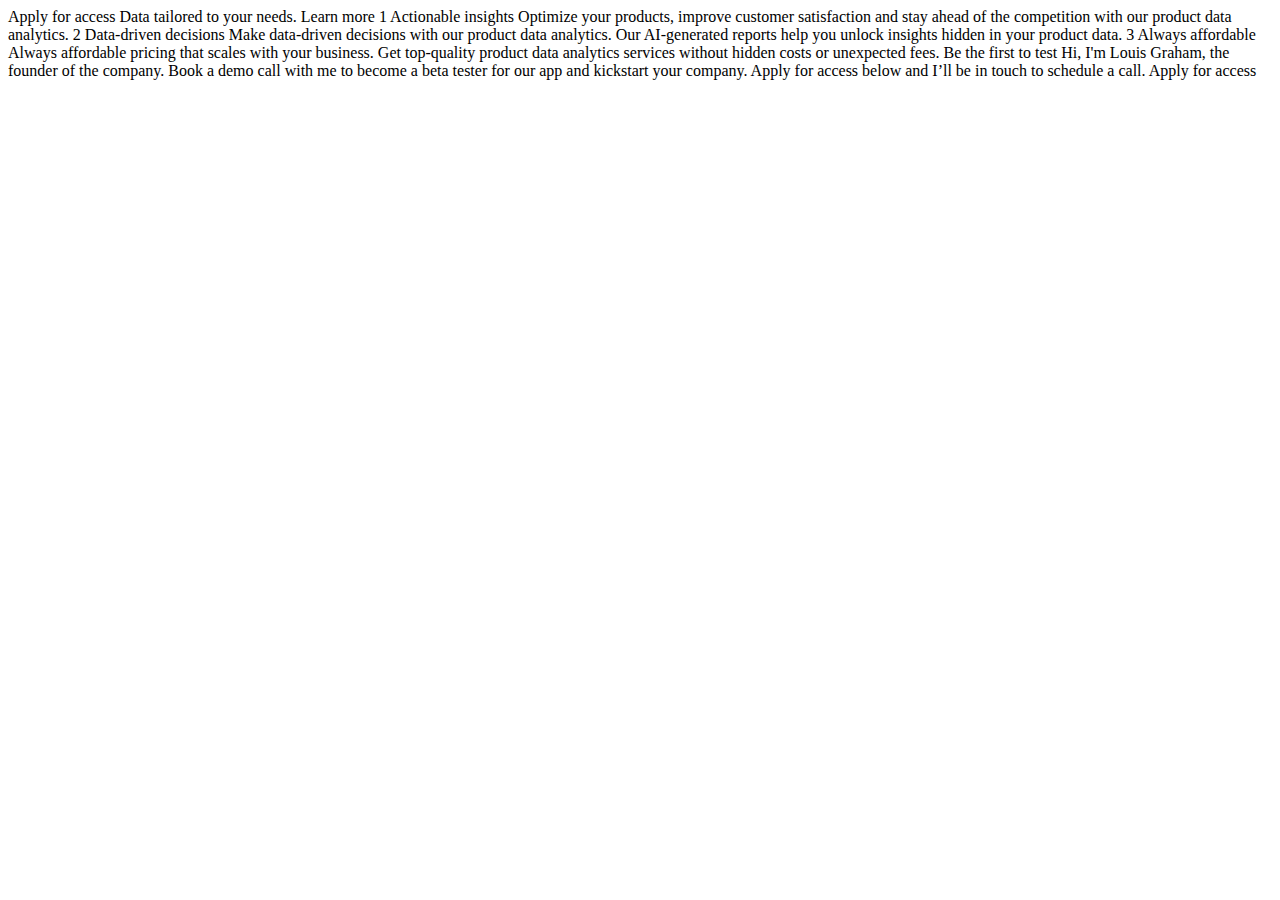
<file: starting/index.html>
<!DOCTYPE html>
<html lang="en">
<head>
  <meta charset="UTF-8">
  <meta name="viewport" content="width=device-width, initial-scale=1.0">

  <link rel="icon" type="image/png" sizes="32x32" href="./assets/images/favicon-32x32.png">
  
  <title>Frontend Mentor | Workit landing page</title>
</head>
<body>

  Apply for access

  Data tailored to your needs.

  Learn more
  
  1

  Actionable insights
  
  Optimize your products, improve customer satisfaction and stay ahead of the competition 
  with our product data analytics.

  2

  Data-driven decisions

  Make data-driven decisions with our product data analytics. Our AI-generated reports help 
  you unlock insights hidden in your product data.

  3

  Always affordable

  Always affordable pricing that scales with your business. Get top-quality product data 
  analytics services without hidden costs or unexpected fees.

  Be the first to test

  Hi, I'm Louis Graham, the founder of the company. Book a demo call with me to become a 
  beta tester for our app and kickstart your company. Apply for access below and I’ll be 
  in touch to schedule a call.

  Apply for access

</body>
</html>
</file>
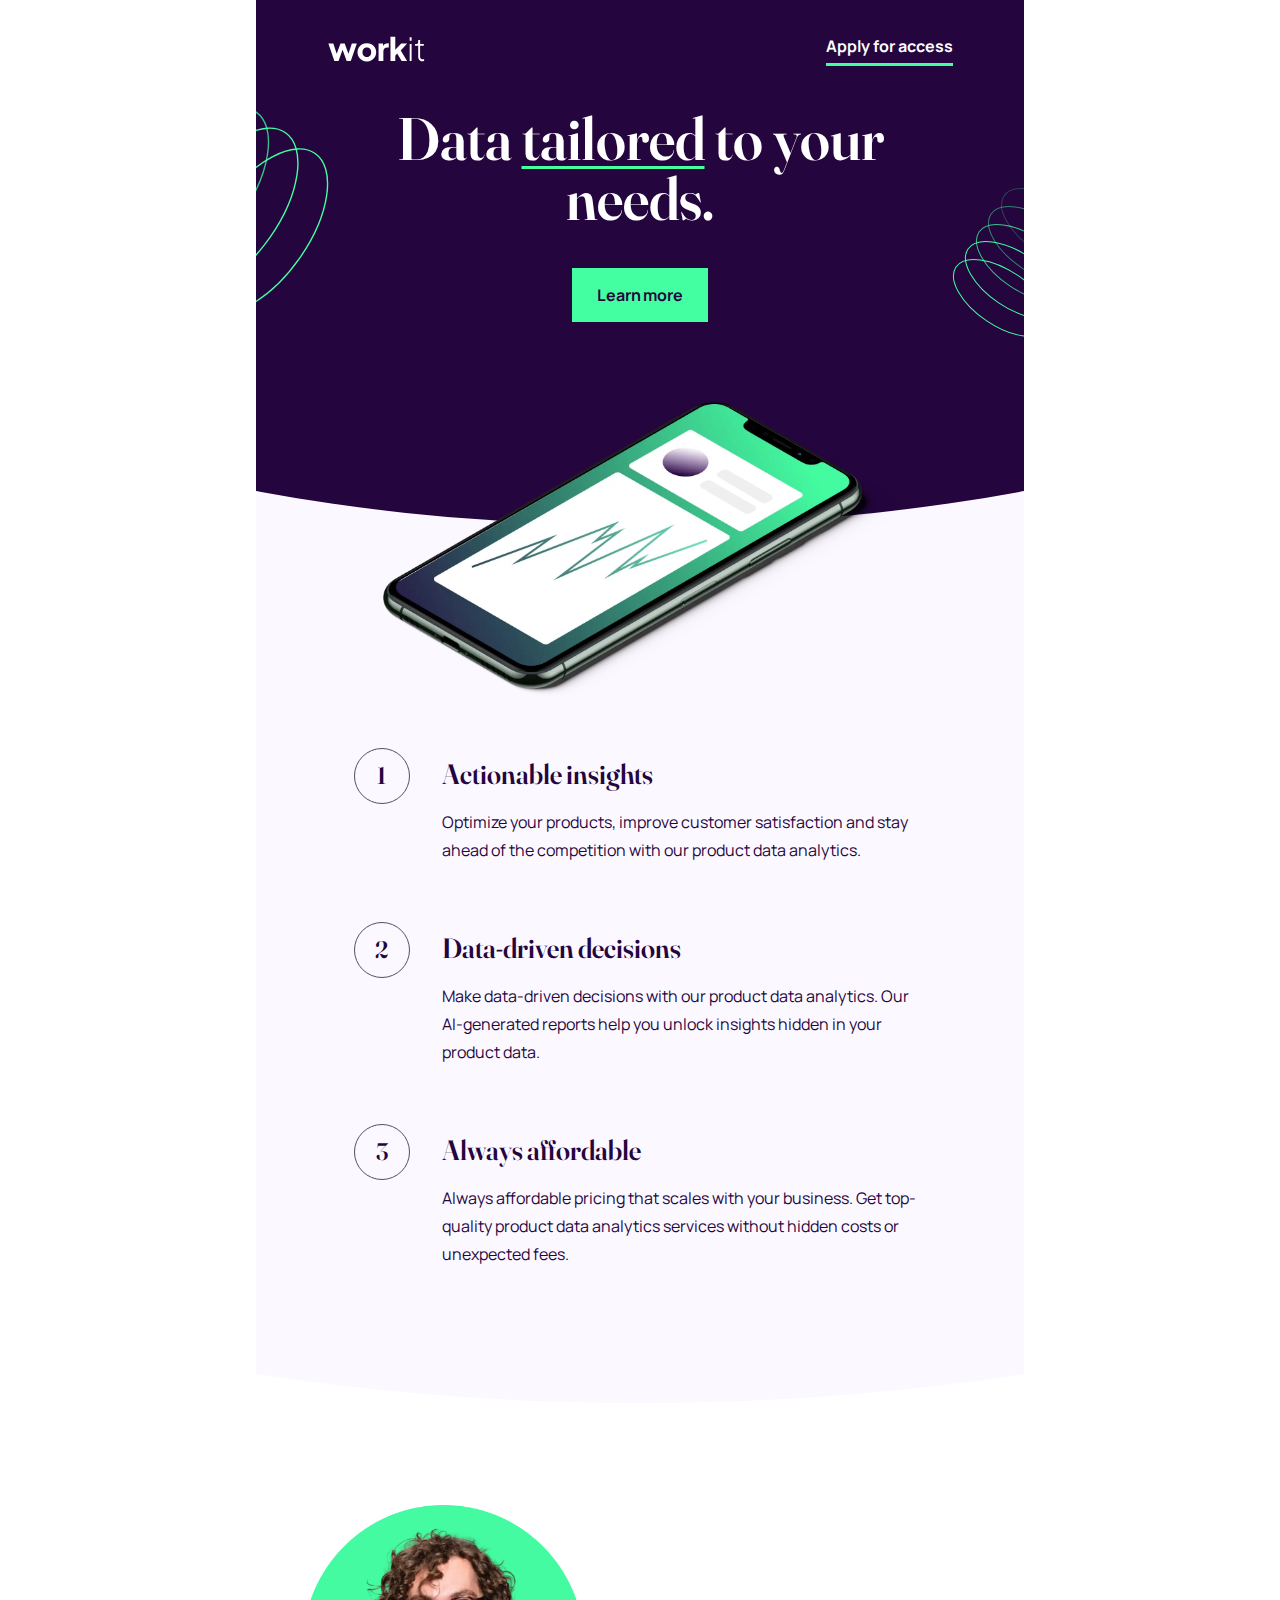
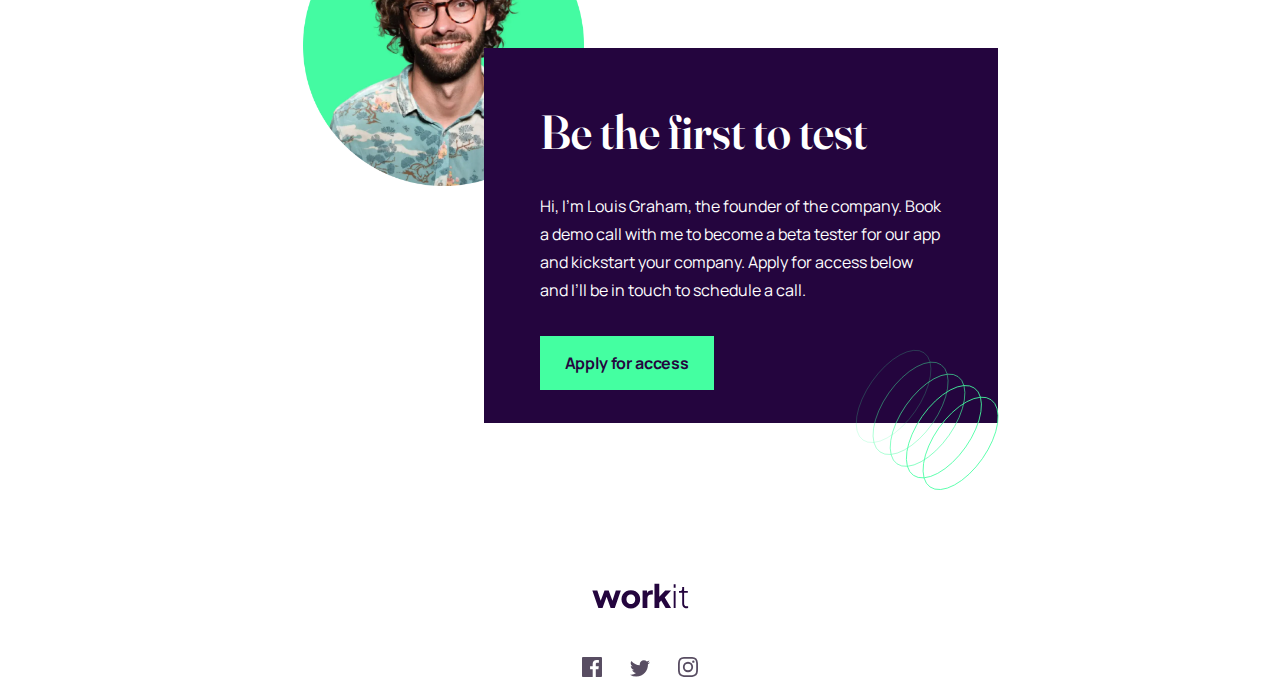
<file: working/index.html>
<!DOCTYPE html>
<html lang="en">
<head>
    <meta charset="UTF-8">
    <meta name="viewport" content="width=device-width, initial-scale=1.0">

    <link rel="icon" type="image/png" sizes="32x32" href="./assets/images/favicon-32x32.png">
    <link rel="stylesheet" type="text/css" href="./index.css">

    <title>Frontend Mentor | Workit landing page</title>
</head>
<body>
<header class="inner-container dark-element header">
    <img src="./assets/images/logo-light.svg" alt="Company logo">
    <a href="#" class="header-CTA">Apply for access</a>
</header>
<main>
    <div class="hero container dark-element">
        <div class="hero-content-box">
            <h1>Data <span class="green-underline">tailored</span> to your needs.</h1>

            <button>Learn more</button>
        </div>
    </div>

    <div class="hero-image">
        <img src="./assets/images/image-hero.webp" class="hero-image">
    </div>
    <div class="features container">
        <div class="features-content-box inner-container">
            <div class="feature-box">
                <div class="number-circle">1</div>

                <div>
                    <h3>Actionable insights</h3>

                    <p>Optimize your products, improve customer satisfaction and stay ahead of the competition
                        with our product data analytics.</p>
                </div>
            </div>

            <div class="feature-box">
                <div class="number-circle">2</div>
                <div>
                    <h3>Data-driven decisions</h3>

                    <p>Make data-driven decisions with our product data analytics. Our AI-generated reports help
                        you unlock insights hidden in your product data.</p>
                </div>
            </div>

            <div class="feature-box">
                <div class="number-circle">3</div>

                <div>
                    <h3>Always affordable</h3>

                    <p>Always affordable pricing that scales with your business. Get top-quality product data
                        analytics services without hidden costs or unexpected fees.</p>
                </div>
            </div>
        </div>
    </div>

    </div>
    <div class="call-to-action container">
        <img src="./assets/images/image-founder.webp" class="founder">
        <div class="call-to-action__box dark-element">
            <h2>Be the first to test</h2>

            <p>Hi, I'm Louis Graham, the founder of the company. Book a demo call with me to become a
                beta tester for our app and kickstart your company. Apply for access below and I’ll be
                in touch to schedule a call.</p>

            <button>Apply for access</button>
            <img src="./assets/images/bg-pattern-3.svg" class="cta-springie">
        </div>
    </div>
</main>
<footer>
    <div class="social-box">
        <img src="./assets/images/logo-dark.svg">
        <div class="social-icons">
            <a href="#"><img src="assets/images/icon-facebook.svg" alt="facebook logo"></a>
            <a href="#"><img src="assets/images/icon-twitter.svg" alt="twitter logo"></a>
            <a href="#"><img src="assets/images/icon-instagram.svg" alt="instagram logo"></a>
        </div>
    </div>
</footer>
</body>
</html>
</file>
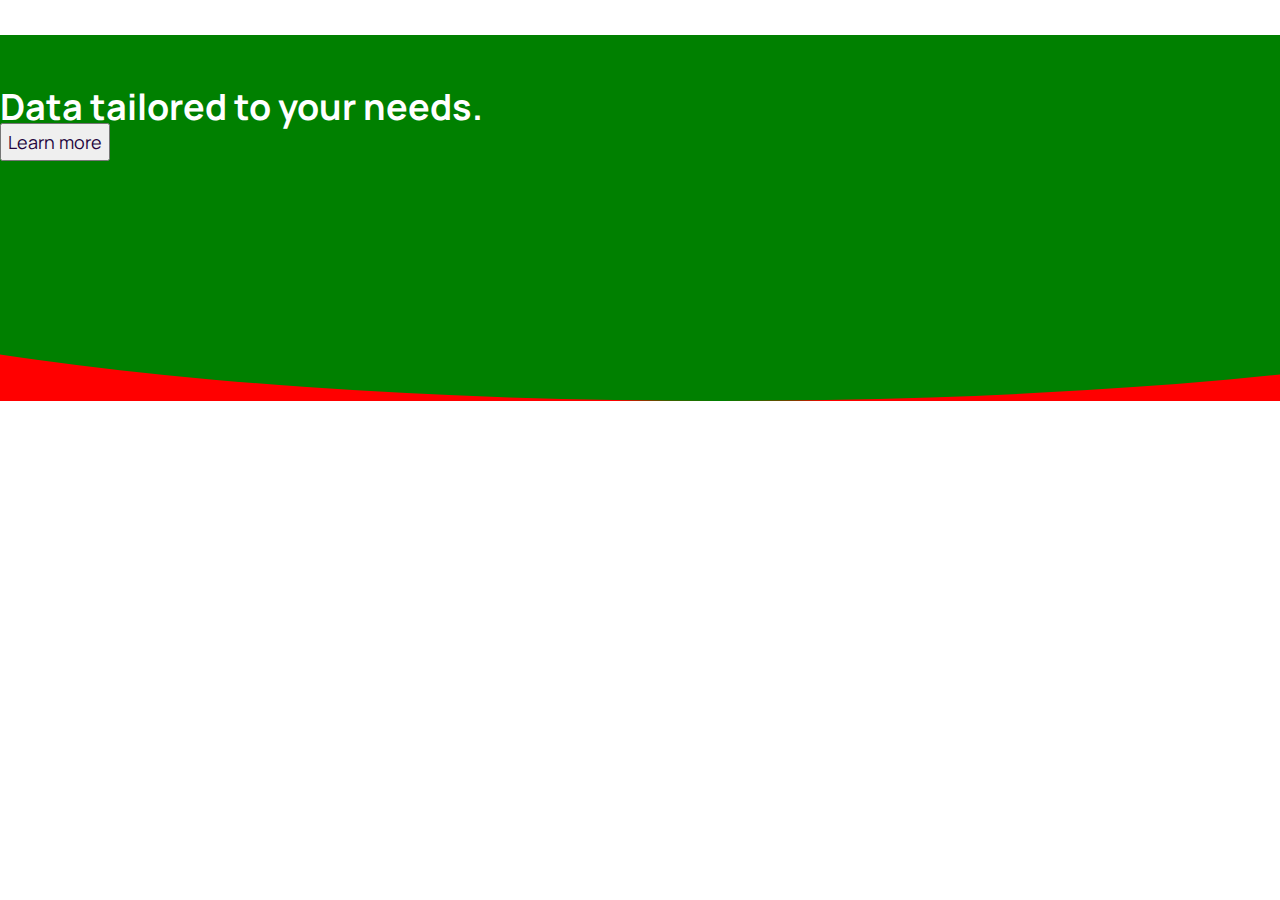
<file: working/index2.html>
<!DOCTYPE html>
<html lang="en">
<head>
    <meta charset="UTF-8">
    <meta name="viewport" content="width=device-width, initial-scale=1.0">

    <link rel="icon" type="image/png" sizes="32x32" href="./assets/images/favicon-32x32.png">
    <link rel="stylesheet" type="text/css" href="./index2.css">

    <title>Frontend Mentor | Workit landing page</title>
</head>
<body>
<header class="inner-container dark-element">
    <img src="./assets/images/logo-light.svg" alt="Company logo">
    <a href="#" class="header-CTA">Apply for access</a>
</header>
<main>
    <div class="hero container dark-element">
        <div class="hero-content-box">
            <h1>Data <span class="green-underline">tailored</span> to your needs.</h1>

            <button>Learn more</button>
        </div>
    </div>
</main>

</body>
</html>
</file>
<file: working/index.css>
* {
    margin: 0;
    box-sizing: border-box;
}

@font-face {
    font-family: 'Fraunces';
    src: url('./assets/fonts/fraunces/Fraunces-VariableFont_SOFT,WONK,opsz,wght.ttf');
}

@font-face {
    font-family: 'Manrope';
    src: url('./assets/fonts/manrope/Manrope-VariableFont_wght.ttf');
}

body, button {
    font-family: 'Manrope', sans-serif;
    font-size: 16px;
    line-height: 28px;
    color: #24053E;
}

.dark-element, .dark-element a {
    color: white;
}

.header {
    position: relative;
    z-index: 3;
    padding: 32px 32px;
    margin-bottom: 56px;
    display: flex;
    justify-content: space-between;
}

@media screen and (min-width: 768px) {
    .container {
        width: 768px;
        margin: 0 auto;
    }

    .header {
        padding-bottom: 56px;
    }

    .inner-container {
        width: 689px;
        margin: 0 auto;
    }
}

@media screen and (min-width: 1440px) {
    .body {
        font-size: 18px;
        line-height: 32px;
    }

    .container {
        width: 1440px;
    }

    .inner-container {
        width: 1114px;
        margin: 0 auto;
    }
}

.green-underline {
    text-decoration: underline;
    text-decoration-color: #44FFA1;
    text-decoration-thickness: 3px;
    text-underline-offset: 6px;
}

.header-CTA {
    font-variation-settings: "wght" 700;
    text-decoration: none;
    padding-bottom: 3px;
    border-bottom: 3px solid #44FFA1;
}

.header-CTA:hover {
    color: #44FFA1;
}

main {
    position: relative;
    top: -160px;
    z-index: 1;
}

.hero {
    position: relative;
    padding-top: 146px;
    display: flex;
    justify-content: center;
    align-items: center;
    flex-direction: column;
    z-index: 1;
    overflow: hidden;
    background: #FCF8FF;
}

.hero::before {
    content: "";
    position: absolute;
    top: 0;
    left: 0;
    width: 100%;
    height: 100%;
    background-color: transparent;
    z-index: 1;
    pointer-events: none;
}

.hero::after {
    content: "";
    position: absolute;
    bottom: 0;
    width: 100%;
    height: 100%;
    background-color: #24053E;
    border-radius: 0 0 80% 80%;
    transform: scaleX(2.5);
    z-index: -1;
    pointer-events: none;
}

.hero-content-box {
    width: 80%;
    display: flex;
    text-align: center;
    flex-direction: column;
    justify-items: center;
    align-items: center;
    margin-bottom: 156px;
}

@media screen and (min-width: 768px) {
    .hero::after {
        transform: scaleX(2.1);
    }

    .hero-content-box {
        width: 635px;
        margin-bottom: 203px;
    }

    .hero::before {
        background-image: url("./assets/images/bg-pattern-3.svg"),
        url("./assets/images/bg-pattern-2.svg");
        background-repeat: no-repeat, no-repeat;
        background-position: -45% 30%, 115% 55%;
        background-size: 40%, auto;
    }
}

@media screen and (min-width: 1440px) {
    .hero::after {
        transform: scaleX(1.5);
    }

    .hero::before {
        background-position: -10% 30%, 103% 55%;
        background-size: 20%, auto;
    }

    .hero-content-box {
        margin-bottom: 326px;
    }
}


.hero-image {
    position: absolute;
    display: flex;
    justify-content: center;
    width: 100%;
    top: 200px;
    z-index: 10;
    pointer-events: none;
}

.hero-image img {
    width: 80%;
}

@media (min-width: 768px) {
    .hero-image {
        top: 220px;
    }

    .hero-image img {
        width: 514px;
    }
}

@media (min-width: 1440px) {
    .hero-image img {
        width: 767px;
    }
}

.features {
    padding-top: 155px; /* 155 per figma */
    position: relative;
    display: flex;
    justify-content: center;
    align-items: center;
    flex-direction: column;
    z-index: -2;
    overflow: hidden;
    background-color: transparent;
}

.features::after {
    content: "";
    position: absolute;
    bottom: 0;
    width: 100%;
    height: 100%;
    background-color: #FCF8FF;
    border-radius: 0 0 80% 80%;
    transform: scaleX(3.8);
    z-index: -1;
    pointer-events: none
}

.features-content-box {
    display: flex;
    flex-direction: column;
    gap: 26px;

    padding: 0 58px; /* takes inner-container in account, achieves 97px space to edge as per Figma */
    margin-bottom: 71px;
}

.feature-box {
    display: flex;
    flex-direction: column;
    align-items: center;
    text-align: center;
    gap: 24px;
}

.number-circle {
    width: 48px;
    height: 48px;
    display: flex;
    flex-shrink: 0;
    align-items: center;
    justify-content: center;
    border: 1px solid #584D62;
    border-radius: 50%;
    font-size: 20px;
    line-height: 36px;
}

@media (min-width: 768px) {

    .features {
        padding-top: 223px; /* 203 per figma, plus 20px adjustment*/
    }

    .features::after {
        transform: scaleX(2.8);
    }

    .features-content-box {
        justify-content: center;
        margin-bottom: 103px;
    }

    .feature-box {
        flex-direction: row;
        align-items: baseline;
        text-align: left;
        gap: 32px;
    }

    .number-circle {
        width: 56px;
        height: 56px;
        font-size: 24px;
        line-height: 40px;
    }
}


@media (min-width: 1440px) {

    .features::after {
        transform: scaleX(1.95);
    }

    .features {
        padding-top: 255px; /* 255 per figma */
    }

    .features-content-box {
        display: flex;
        flex-direction: row;
        gap: 26px;
        justify-content: center;
        margin-bottom: 171px;
    }

    .feature-box {
        flex-direction: column;
        align-items: center;
        width: 354px;
        text-align: center;
        gap: 56px;
    }
}


.call-to-action {
    display: flex;
    position: relative;
    justify-content: center;
    align-items: center;
    flex-direction: column;
}

.founder {
    width: 281px;
    height: 281px;
    z-index: -1;
    position: relative;
    top: 50px;
    margin-top: 50px; /* Plus 50 from top, matches 100px per Figma design */
}

.call-to-action__box {
    background: #24053E;
    width: 95%;
    margin: 0 auto;
    padding: 31px;
    z-index: 1;
    text-align: center;
}

.cta-springie {
    display: none;
}

h2 {
    font-size: 48px;
    line-height: 56px;
}

button {
    background: #44FFA1;
    border: 2px solid transparent;
    padding: 11px 23px;
    font-weight: 700;
    letter-spacing: -0.16px;
}

@media screen and (min-width: 768px) {
    .call-to-action {
        flex-direction: row;
        margin-top: 245px;
        padding-right: 80px;
    }

    .founder {
        position: relative;
        top: -215px;
        right: -100px;
    }

    .call-to-action__box {
        width: 514px;
        height: 375px;
        background: #24053E;
        margin: 0;
        padding: 56px;
        z-index: 1;
        text-align: left;
        flex-shrink: 0;
    }

    .cta-springie {
        display: block;
        position: absolute;
        width: 173px;
        z-index: 1;
        bottom: -80px;
        right: 10px;
    }
}

@media screen and (min-width: 1440px) {
    .founder {
        width: 477px;
        height: 477px;
        top: -175px;
        right: -100px;
    }

    .call-to-action__box {
        width: 730px;
        height: 413px;
        padding: 64px;
    }

    .cta-springie {
        width: 173px;
        bottom: 10px;
        right: 190px;
    }


    h2 {
        font-size: 48px;
        line-height: 56px;
    }

    button {
        letter-spacing: -0.18px;
        padding: 13px 25px;
    }
}

h1, h2, h3, .number-circle {
    font-family: 'Fraunces', serif;
    font-variation-settings: "wght" 600, "opsz" 144;
}

h1 {
    font-size: 50px;
    line-height: 50px;
    margin-bottom: 40px;
}

h3 {
    font-size: 28px;
    line-height: 36px;
    margin-bottom: 16px;
}

@media screen and (min-width: 768px) {
    h1 {
        font-size: 60px;
        line-height: 60px;
    }

    h3 {
        font-size: 28px;
        line-height: 36px;
    }
}

@media screen and (min-width: 1440px) {
    h1 {
        font-size: 80px;
        line-height: 80px;
        margin-bottom: 37px;
    }

    h3 {
        font-size: 32px;
        line-height: 40px;
        margin-bottom: 28px;
    }
}

p, h2 {
    margin-bottom: 32px;
}


button:hover {
    background: transparent;
    color: #44FFA1;
    border: 2px solid #44FFA1;
    box-sizing: border-box;
    cursor: pointer;
}

footer {
    display: flex;
    justify-content: center;
}
.social-box {
    width: 116px;
    height: 102px;
    display: flex;
    flex-direction: column;
    justify-content: space-between;
    align-items: center;
}

.social-icons {
    width: 100%;
    display: flex;
    flex-direction: row;
    justify-content: space-between;
}

.social-icons img:hover {
    filter: brightness(0.1);
}
</file>
<file: working/index2.css>
* {
    margin: 0;
    box-sizing: border-box;
}

@font-face {
    font-family: 'Fraunces';
    src: url('./assets/fonts/fraunces/Fraunces-VariableFont_SOFT,WONK,opsz,wght.ttf');
}

@font-face {
    font-family: 'Manrope';
    src: url('./assets/fonts/manrope/Manrope-VariableFont_wght.ttf');
}

body, button {
    font-family: 'Manrope', sans-serif;
    font-size: 18px;
    line-height: 32px;
    color: #24053E;
}

.dark-element, .dark-element a {
    color: white;
}

.container {
    width: 1440px;
    margin: 0 auto;
    overflow: hidden;
}

.hero {
    position: relative;
    padding-top: 3.5rem;
    margin-bottom: -125px;
    z-index: 2;
    padding-bottom: 15rem;
    background: red;
}

.hero::before {
    content: "";
    position: absolute;
    top: 0;
    left: 0;
    width: 100%;
    height: 100%;
    background-color: transparent;
    z-index: 1;
    pointer-events: none
}

.hero::after {
    content: "";
    position: absolute;
    bottom: 0;
    width: 100%;
    background-color: green;
    height: 100%;
    border-radius: 0 0 80% 80%;
    transform: scaleX(1.5);
    z-index: -1;
}

/*.inner-container {*/
/*    width: 1114px;*/
/*    margin: 0 auto;*/
/*}*/

/*header {*/
/*    z-index: 3;*/
/*    width: 100%;*/
/*    padding: 56px;*/
/*    display: flex;*/
/*    justify-content: space-between;*/
/*}*/

/*.green-underline {*/
/*    text-decoration: underline;*/
/*    text-decoration-color: #44FFA1;*/
/*    text-decoration-thickness: 3px;*/
/*    text-underline-offset: 6px;*/
/*}*/

/*.header-CTA {*/
/*    font-variation-settings: "wght" 700;*/
/*    text-decoration: none;*/
/*    padding-bottom: 3px;*/
/*    border-bottom: 3px solid #44FFA1;*/
/*}*/

/*main {*/
/*    position: relative;*/
/*    top: -150px;*/
/*    z-index: -1;*/
/*}*/

/*.hero {*/
/*    background: #24053E;*/
/*    padding-top: 146px;*/
/*    display: flex;*/
/*    justify-content: center;*/
/*    align-items: center;*/
/*    flex-direction: column;*/
/*}*/

/*.hero-divider {*/
/*    height: 330px;*/
/*    overflow: hidden;*/
/*    position: relative;*/
/*    background: #FCF8FF;*/
/*    z-index: 2;*/
/*}*/

/*.hero-divider::after {*/
/*    content: "";*/
/*    position: absolute;*/
/*    bottom: 0;*/
/*    display: block;*/
/*    width: 100%;*/
/*    background-color: #24053E;*/
/*    height: 100%;*/
/*    border-radius: 0 0 100% 100%;*/
/*    transform: scaleX(1.2);*/
/*    z-index: -1;*/
/*}*/

/*.hero-image {*/
/*    position: absolute;*/
/*    display: flex;*/
/*    justify-content: center;*/
/*    width: 100%;*/
/*    top: 220px;*/
/*    z-index: 10;*/
/*}*/

/*.hero-image img {*/
/*    width: 767px;*/
/*}*/

/*.features {*/
/*    background-color: #FCF8FF;*/
/*}*/

/*.features-divider {*/
/*    height: 330px;*/
/*    overflow: hidden;*/
/*    position: relative;*/
/*    z-index: 2;*/
/*}*/

/*.features-divider::after {*/
/*    content: "";*/
/*    position: absolute;*/
/*    top: -170px;*/
/*    display: block;*/
/*    width: 100%;*/
/*    background-color: #FCF8FF;*/
/*    height: 100%;*/
/*    border-radius: 0 0 100% 100%;*/
/*    transform: scaleX(1.2);*/
/*}*/

/*.features-content-box {*/
/*    padding-top: 255px;*/
/*    display: flex;*/
/*    flex-direction: row;*/
/*    gap: 26px;*/
/*    justify-content: center;*/
/*}*/

/*.feature-box {*/
/*    width: 354px;*/
/*    text-align: center;*/
/*    display: flex;*/
/*    flex-direction: column;*/
/*    align-items: center;*/
/*}*/

/*.number-circle {*/
/*    width: 56px;*/
/*    height: 56px;*/
/*    display: flex;*/
/*    align-items: center;*/
/*    justify-content: center;*/
/*    margin-bottom: 56px;*/
/*    border: 1px solid #584D62;*/
/*    border-radius: 30px;*/
/*    font-size: 24px;*/
/*    line-height: 40px;*/
/*}*/

/*.call-to-action {*/
/*    display: flex;*/
/*    margin-top: 100px;*/
/*    position: relative;*/
/*    justify-content: center;*/
/*}*/

/*.call-to-action img {*/
/*    width: 477px;*/
/*    height: 477px;*/
/*    z-index: -1;*/
/*    position: relative;*/
/*    top: -175px;*/
/*    right: -100px;*/
/*}*/

/*.call-to-action__box {*/
/*    width: 730px;*/
/*    height: 413px;*/
/*    background: #24053E;*/
/*    padding: 64px;*/
/*}*/

/*h1, h2, h3, .number-circle {*/
/*    font-family: 'Fraunces', serif;*/
/*    font-variation-settings: "wght" 600, "opsz" 144;*/
/*}*/

/*h1 {*/
/*    font-size: 80px;*/
/*    line-height: 80px;*/
/*    margin-bottom: 37px;*/
/*}*/

/*.hero-content-box {*/
/*    width: 635px;*/
/*    display: flex;*/
/*    text-align: center;*/
/*    flex-direction: column;*/
/*    justify-items: center;*/
/*    align-items: center;*/
/*}*/

/*h2 {*/
/*    font-size: 56px;*/
/*    line-height: 64px;*/
/*}*/

/*p, h2 {*/
/*    margin-bottom: 32px;*/
/*}*/

/*h3 {*/
/*    font-size: 32px;*/
/*    margin-bottom: 28px;*/
/*}*/

/*button {*/
/*    background: #44FFA1;*/
/*    padding: 13px 25px;*/
/*    font-weight: 700;*/
/*    letter-spacing: -0.18px;*/
/*}*/
</file>
